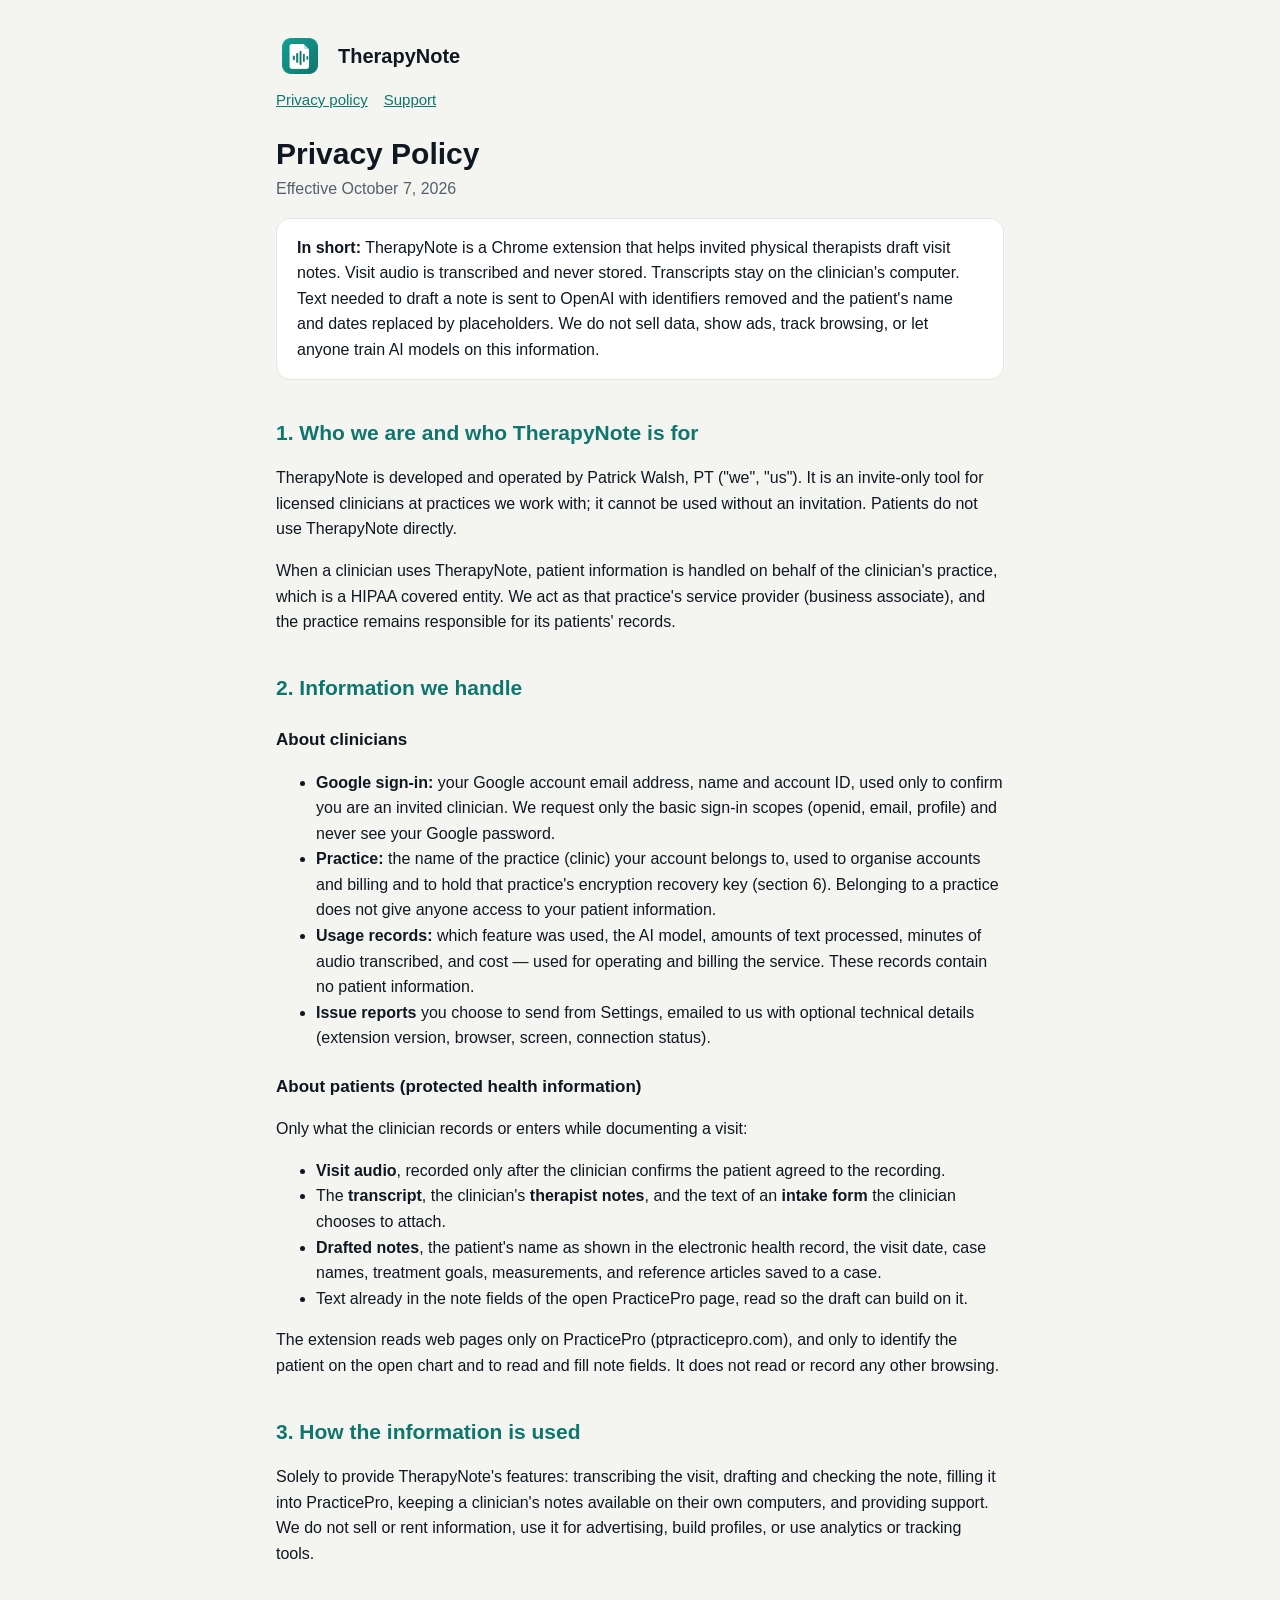
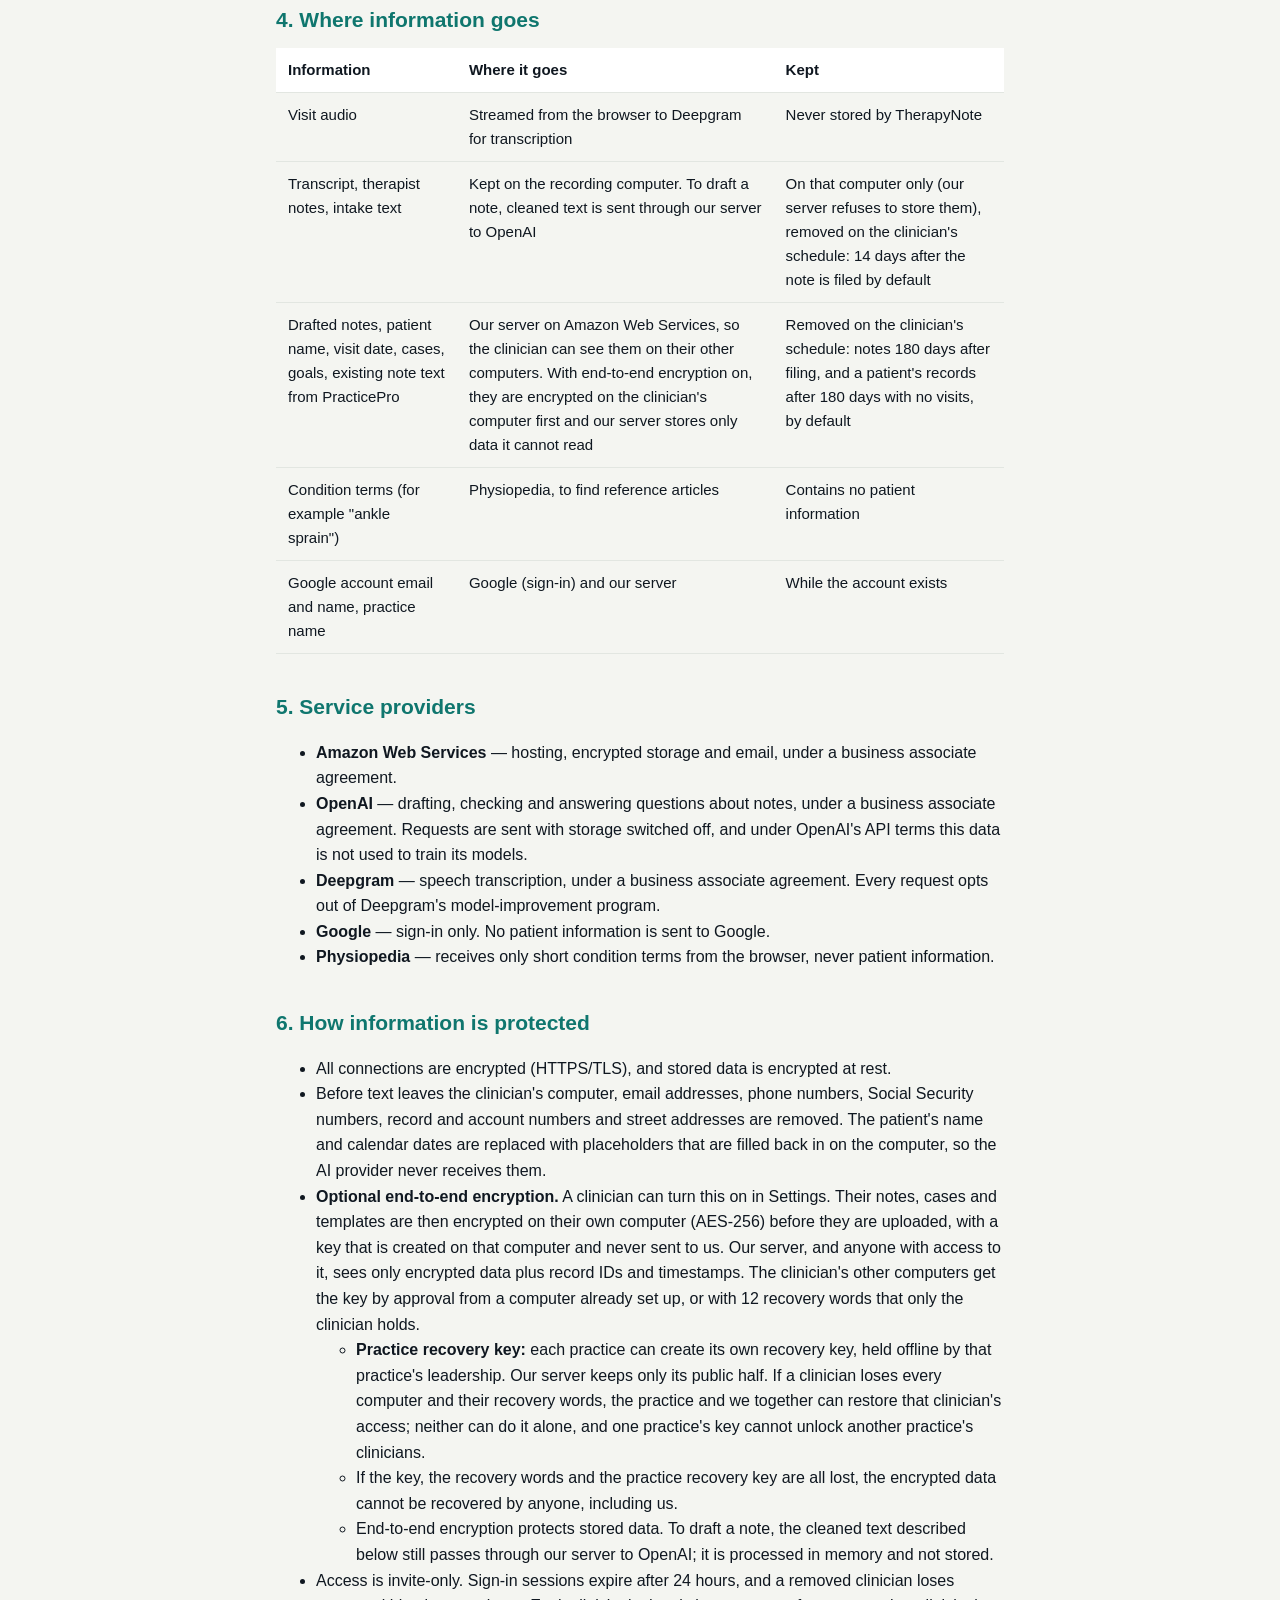
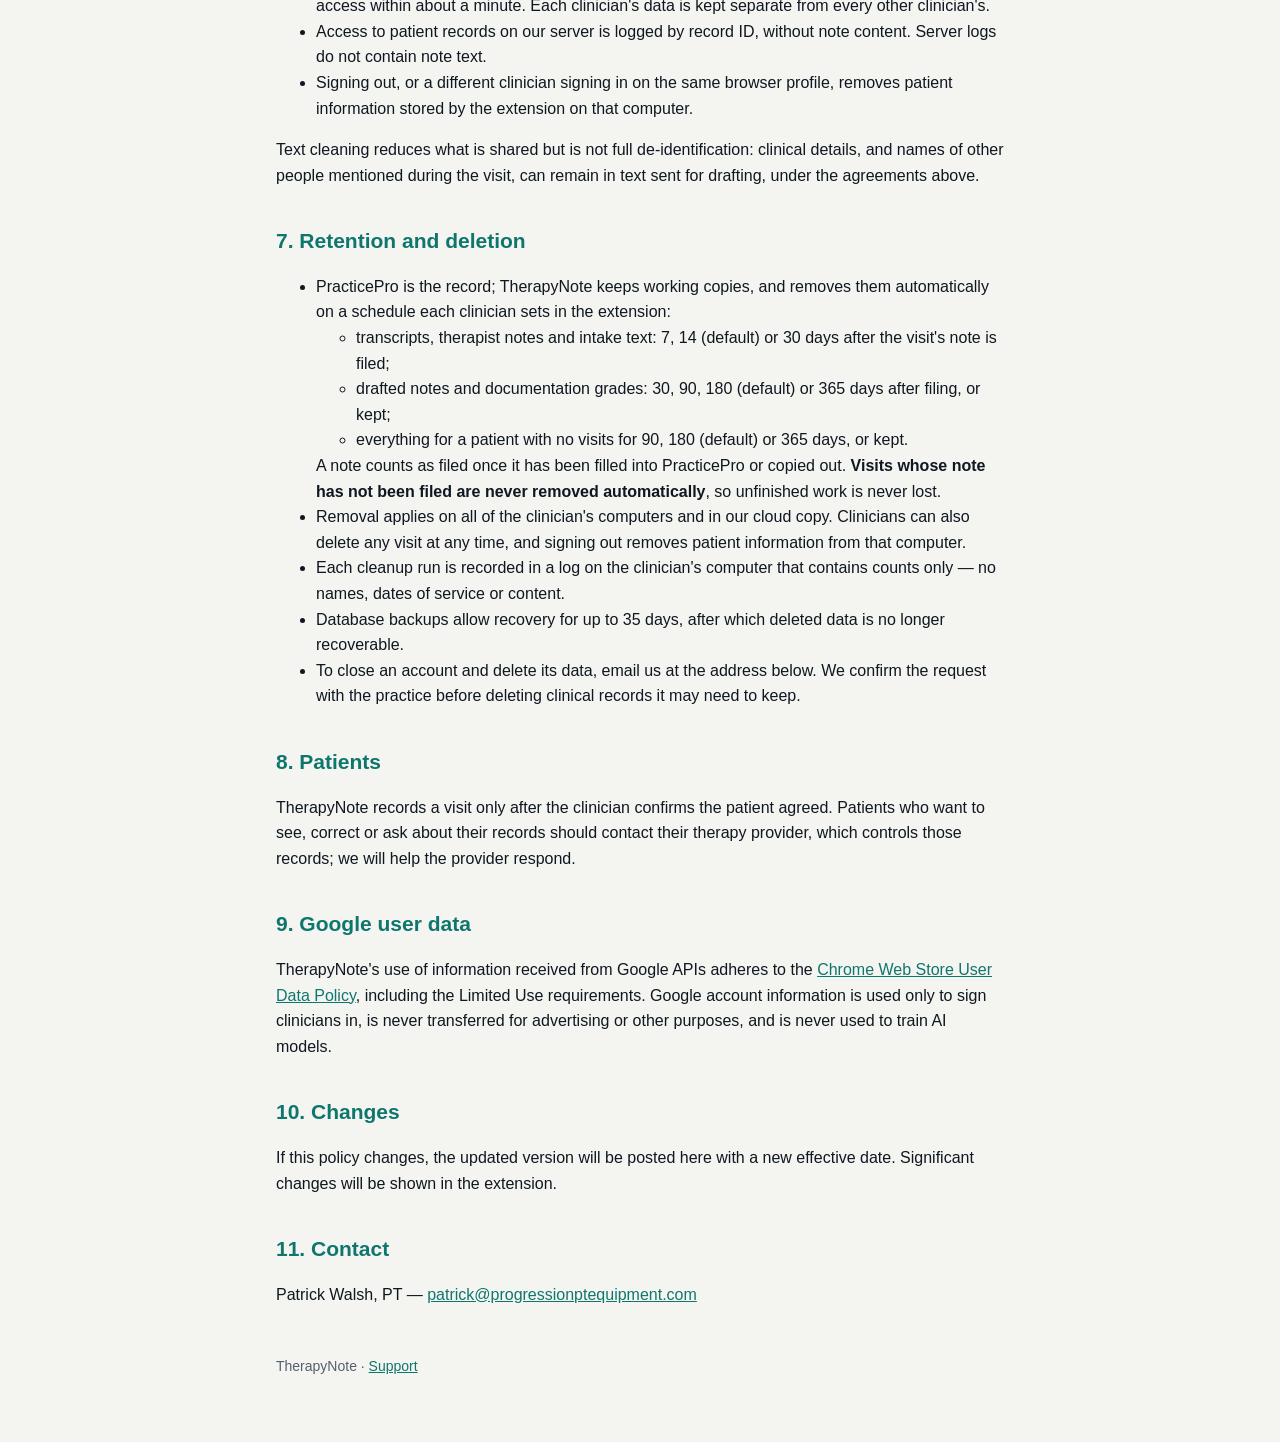
<file: index.html>
<!doctype html>
<html lang="en">
<head>
  <meta charset="utf-8">
  <meta name="viewport" content="width=device-width, initial-scale=1">
  <title>TherapyNote Privacy Policy</title>
  <meta name="description" content="How the TherapyNote Chrome extension handles clinician and patient information.">
  <link rel="icon" href="icon.png">
  <link rel="stylesheet" href="style.css">
</head>
<body>
<main>
  <header><img src="icon.png" alt=""><a href="./">TherapyNote</a></header>
  <nav><a href="./">Privacy policy</a><a href="support.html">Support</a></nav>

  <h1>Privacy Policy</h1>
  <p class="meta">Effective October 7, 2026</p>

  <div class="card">
    <p><strong>In short:</strong> TherapyNote is a Chrome extension that helps invited physical therapists draft visit notes. Visit audio is transcribed and never stored. Transcripts stay on the clinician's computer. Text needed to draft a note is sent to OpenAI with identifiers removed and the patient's name and dates replaced by placeholders. We do not sell data, show ads, track browsing, or let anyone train AI models on this information.</p>
  </div>

  <h2>1. Who we are and who TherapyNote is for</h2>
  <p>TherapyNote is developed and operated by Patrick Walsh, PT ("we", "us"). It is an invite-only tool for licensed clinicians at practices we work with; it cannot be used without an invitation. Patients do not use TherapyNote directly.</p>
  <p>When a clinician uses TherapyNote, patient information is handled on behalf of the clinician's practice, which is a HIPAA covered entity. We act as that practice's service provider (business associate), and the practice remains responsible for its patients' records.</p>

  <h2>2. Information we handle</h2>
  <h3>About clinicians</h3>
  <ul>
    <li><strong>Google sign-in:</strong> your Google account email address, name and account ID, used only to confirm you are an invited clinician. We request only the basic sign-in scopes (openid, email, profile) and never see your Google password.</li>
    <li><strong>Practice:</strong> the name of the practice (clinic) your account belongs to, used to organise accounts and billing and to hold that practice's encryption recovery key (section 6). Belonging to a practice does not give anyone access to your patient information.</li>
    <li><strong>Usage records:</strong> which feature was used, the AI model, amounts of text processed, minutes of audio transcribed, and cost — used for operating and billing the service. These records contain no patient information.</li>
    <li><strong>Issue reports</strong> you choose to send from Settings, emailed to us with optional technical details (extension version, browser, screen, connection status).</li>
  </ul>

  <h3>About patients (protected health information)</h3>
  <p>Only what the clinician records or enters while documenting a visit:</p>
  <ul>
    <li><strong>Visit audio</strong>, recorded only after the clinician confirms the patient agreed to the recording.</li>
    <li>The <strong>transcript</strong>, the clinician's <strong>therapist notes</strong>, and the text of an <strong>intake form</strong> the clinician chooses to attach.</li>
    <li><strong>Drafted notes</strong>, the patient's name as shown in the electronic health record, the visit date, case names, treatment goals, measurements, and reference articles saved to a case.</li>
    <li>Text already in the note fields of the open PracticePro page, read so the draft can build on it.</li>
  </ul>
  <p>The extension reads web pages only on PracticePro (ptpracticepro.com), and only to identify the patient on the open chart and to read and fill note fields. It does not read or record any other browsing.</p>

  <h2>3. How the information is used</h2>
  <p>Solely to provide TherapyNote's features: transcribing the visit, drafting and checking the note, filling it into PracticePro, keeping a clinician's notes available on their own computers, and providing support. We do not sell or rent information, use it for advertising, build profiles, or use analytics or tracking tools.</p>

  <h2>4. Where information goes</h2>
  <table>
    <thead><tr><th>Information</th><th>Where it goes</th><th>Kept</th></tr></thead>
    <tbody>
      <tr><td>Visit audio</td><td>Streamed from the browser to Deepgram for transcription</td><td>Never stored by TherapyNote</td></tr>
      <tr><td>Transcript, therapist notes, intake text</td><td>Kept on the recording computer. To draft a note, cleaned text is sent through our server to OpenAI</td><td>On that computer only (our server refuses to store them), removed on the clinician's schedule: 14 days after the note is filed by default</td></tr>
      <tr><td>Drafted notes, patient name, visit date, cases, goals, existing note text from PracticePro</td><td>Our server on Amazon Web Services, so the clinician can see them on their other computers. With end-to-end encryption on, they are encrypted on the clinician's computer first and our server stores only data it cannot read</td><td>Removed on the clinician's schedule: notes 180 days after filing, and a patient's records after 180 days with no visits, by default</td></tr>
      <tr><td>Condition terms (for example "ankle sprain")</td><td>Physiopedia, to find reference articles</td><td>Contains no patient information</td></tr>
      <tr><td>Google account email and name, practice name</td><td>Google (sign-in) and our server</td><td>While the account exists</td></tr>
    </tbody>
  </table>

  <h2>5. Service providers</h2>
  <ul>
    <li><strong>Amazon Web Services</strong> — hosting, encrypted storage and email, under a business associate agreement.</li>
    <li><strong>OpenAI</strong> — drafting, checking and answering questions about notes, under a business associate agreement. Requests are sent with storage switched off, and under OpenAI's API terms this data is not used to train its models.</li>
    <li><strong>Deepgram</strong> — speech transcription, under a business associate agreement. Every request opts out of Deepgram's model-improvement program.</li>
    <li><strong>Google</strong> — sign-in only. No patient information is sent to Google.</li>
    <li><strong>Physiopedia</strong> — receives only short condition terms from the browser, never patient information.</li>
  </ul>

  <h2>6. How information is protected</h2>
  <ul>
    <li>All connections are encrypted (HTTPS/TLS), and stored data is encrypted at rest.</li>
    <li>Before text leaves the clinician's computer, email addresses, phone numbers, Social Security numbers, record and account numbers and street addresses are removed. The patient's name and calendar dates are replaced with placeholders that are filled back in on the computer, so the AI provider never receives them.</li>
    <li><strong>Optional end-to-end encryption.</strong> A clinician can turn this on in Settings. Their notes, cases and templates are then encrypted on their own computer (AES-256) before they are uploaded, with a key that is created on that computer and never sent to us. Our server, and anyone with access to it, sees only encrypted data plus record IDs and timestamps. The clinician's other computers get the key by approval from a computer already set up, or with 12 recovery words that only the clinician holds.
      <ul>
        <li><strong>Practice recovery key:</strong> each practice can create its own recovery key, held offline by that practice's leadership. Our server keeps only its public half. If a clinician loses every computer and their recovery words, the practice and we together can restore that clinician's access; neither can do it alone, and one practice's key cannot unlock another practice's clinicians.</li>
        <li>If the key, the recovery words and the practice recovery key are all lost, the encrypted data cannot be recovered by anyone, including us.</li>
        <li>End-to-end encryption protects stored data. To draft a note, the cleaned text described below still passes through our server to OpenAI; it is processed in memory and not stored.</li>
      </ul></li>
    <li>Access is invite-only. Sign-in sessions expire after 24 hours, and a removed clinician loses access within about a minute. Each clinician's data is kept separate from every other clinician's.</li>
    <li>Access to patient records on our server is logged by record ID, without note content. Server logs do not contain note text.</li>
    <li>Signing out, or a different clinician signing in on the same browser profile, removes patient information stored by the extension on that computer.</li>
  </ul>
  <p>Text cleaning reduces what is shared but is not full de-identification: clinical details, and names of other people mentioned during the visit, can remain in text sent for drafting, under the agreements above.</p>

  <h2>7. Retention and deletion</h2>
  <ul>
    <li>PracticePro is the record; TherapyNote keeps working copies, and removes them automatically on a schedule each clinician sets in the extension:
      <ul>
        <li>transcripts, therapist notes and intake text: 7, 14 (default) or 30 days after the visit's note is filed;</li>
        <li>drafted notes and documentation grades: 30, 90, 180 (default) or 365 days after filing, or kept;</li>
        <li>everything for a patient with no visits for 90, 180 (default) or 365 days, or kept.</li>
      </ul>
      A note counts as filed once it has been filled into PracticePro or copied out. <strong>Visits whose note has not been filed are never removed automatically</strong>, so unfinished work is never lost.</li>
    <li>Removal applies on all of the clinician's computers and in our cloud copy. Clinicians can also delete any visit at any time, and signing out removes patient information from that computer.</li>
    <li>Each cleanup run is recorded in a log on the clinician's computer that contains counts only — no names, dates of service or content.</li>
    <li>Database backups allow recovery for up to 35 days, after which deleted data is no longer recoverable.</li>
    <li>To close an account and delete its data, email us at the address below. We confirm the request with the practice before deleting clinical records it may need to keep.</li>
  </ul>

  <h2>8. Patients</h2>
  <p>TherapyNote records a visit only after the clinician confirms the patient agreed. Patients who want to see, correct or ask about their records should contact their therapy provider, which controls those records; we will help the provider respond.</p>

  <h2>9. Google user data</h2>
  <p>TherapyNote's use of information received from Google APIs adheres to the <a href="https://developer.chrome.com/docs/webstore/program-policies/policies">Chrome Web Store User Data Policy</a>, including the Limited Use requirements. Google account information is used only to sign clinicians in, is never transferred for advertising or other purposes, and is never used to train AI models.</p>

  <h2>10. Changes</h2>
  <p>If this policy changes, the updated version will be posted here with a new effective date. Significant changes will be shown in the extension.</p>

  <h2>11. Contact</h2>
  <p>Patrick Walsh, PT — <a href="mailto:patrick@progressionptequipment.com">patrick@progressionptequipment.com</a></p>

  <footer>TherapyNote · <a href="support.html">Support</a></footer>
</main>
</body>
</html>
</file>
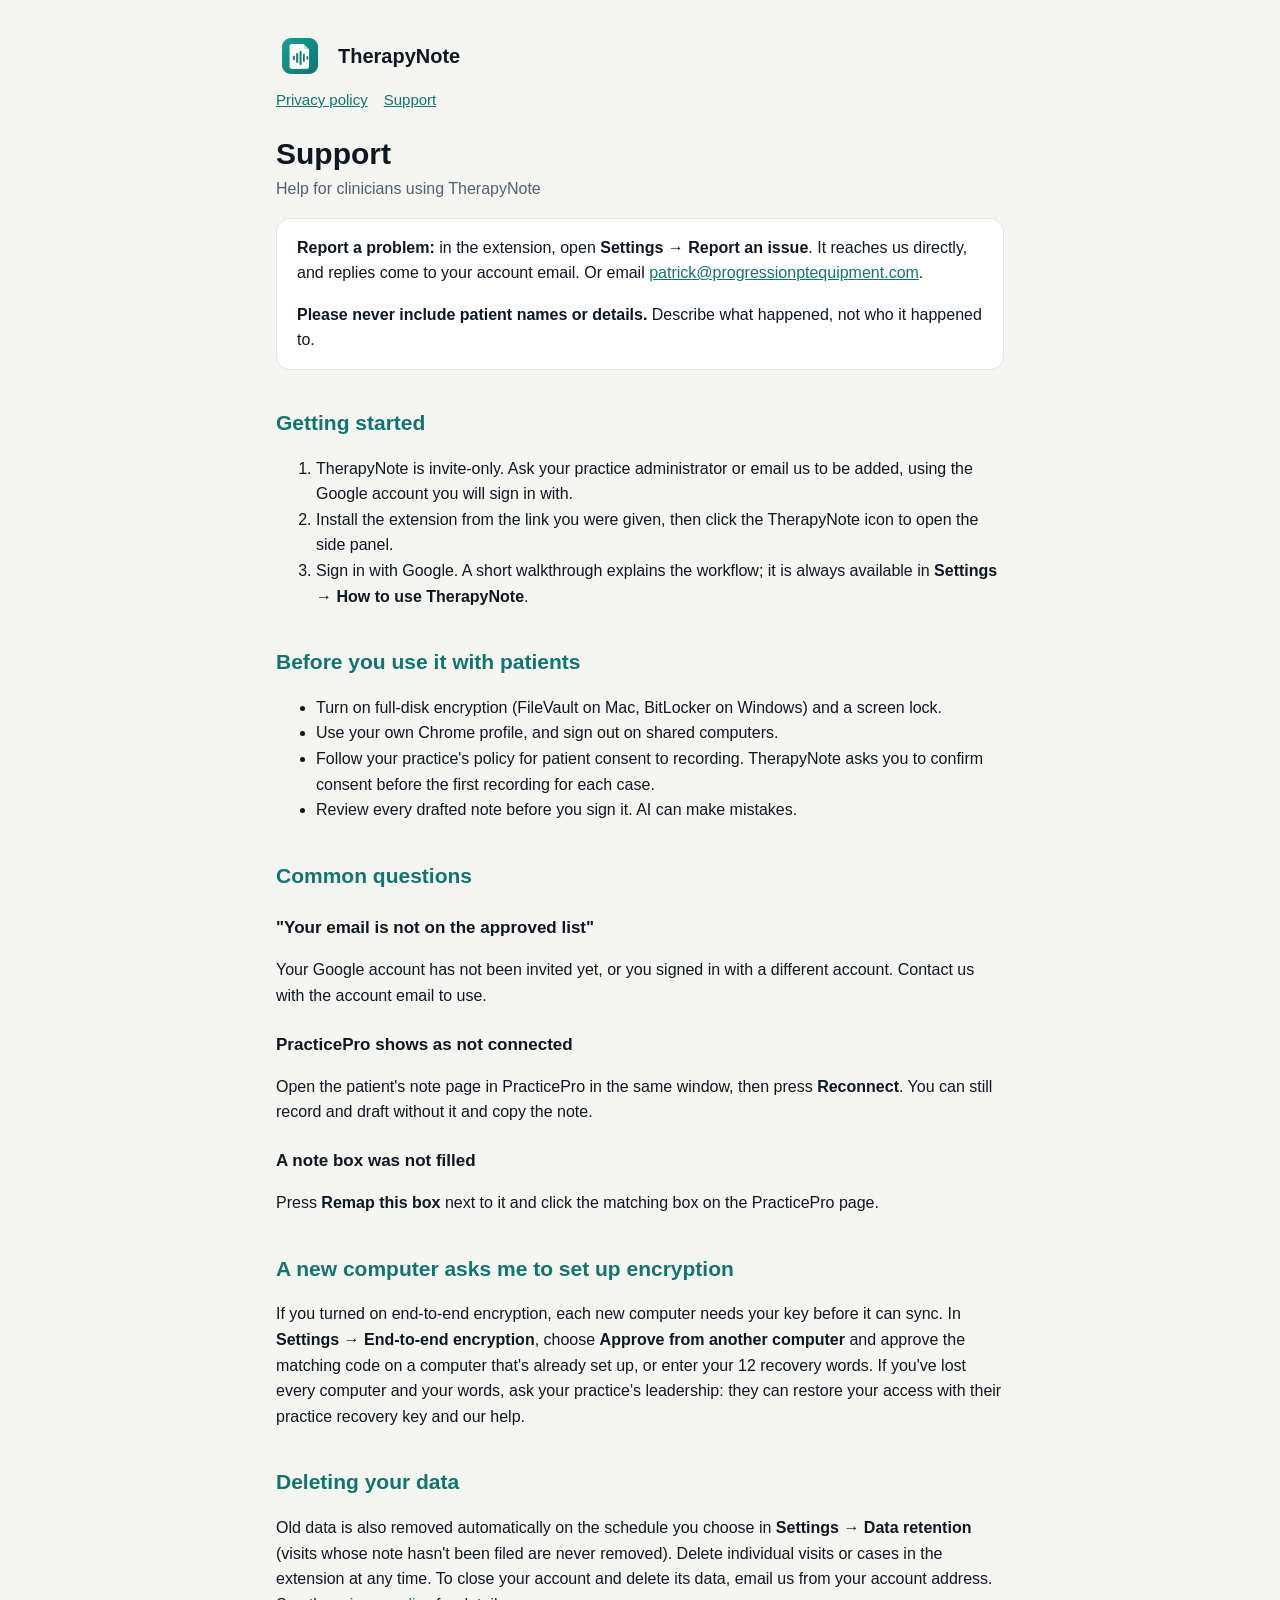
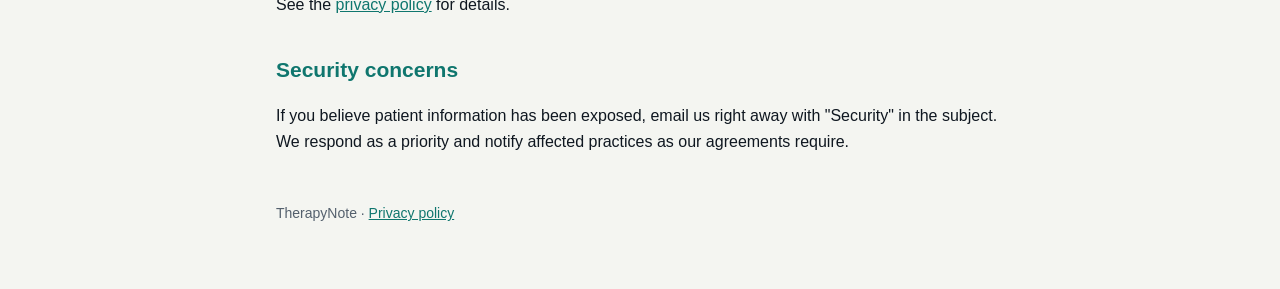
<file: support.html>
<!doctype html>
<html lang="en">
<head>
  <meta charset="utf-8">
  <meta name="viewport" content="width=device-width, initial-scale=1">
  <title>TherapyNote Support</title>
  <meta name="description" content="Getting help with the TherapyNote Chrome extension.">
  <link rel="icon" href="icon.png">
  <link rel="stylesheet" href="style.css">
</head>
<body>
<main>
  <header><img src="icon.png" alt=""><a href="./">TherapyNote</a></header>
  <nav><a href="./">Privacy policy</a><a href="support.html">Support</a></nav>

  <h1>Support</h1>
  <p class="meta">Help for clinicians using TherapyNote</p>

  <div class="card">
    <p><strong>Report a problem:</strong> in the extension, open <strong>Settings → Report an issue</strong>. It reaches us directly, and replies come to your account email. Or email <a href="mailto:patrick@progressionptequipment.com?subject=%5BTherapyNote%20Issue%5D%20Support">patrick@progressionptequipment.com</a>.</p>
    <p><strong>Please never include patient names or details.</strong> Describe what happened, not who it happened to.</p>
  </div>

  <h2>Getting started</h2>
  <ol>
    <li>TherapyNote is invite-only. Ask your practice administrator or email us to be added, using the Google account you will sign in with.</li>
    <li>Install the extension from the link you were given, then click the TherapyNote icon to open the side panel.</li>
    <li>Sign in with Google. A short walkthrough explains the workflow; it is always available in <strong>Settings → How to use TherapyNote</strong>.</li>
  </ol>

  <h2>Before you use it with patients</h2>
  <ul>
    <li>Turn on full-disk encryption (FileVault on Mac, BitLocker on Windows) and a screen lock.</li>
    <li>Use your own Chrome profile, and sign out on shared computers.</li>
    <li>Follow your practice's policy for patient consent to recording. TherapyNote asks you to confirm consent before the first recording for each case.</li>
    <li>Review every drafted note before you sign it. AI can make mistakes.</li>
  </ul>

  <h2>Common questions</h2>
  <h3>"Your email is not on the approved list"</h3>
  <p>Your Google account has not been invited yet, or you signed in with a different account. Contact us with the account email to use.</p>
  <h3>PracticePro shows as not connected</h3>
  <p>Open the patient's note page in PracticePro in the same window, then press <strong>Reconnect</strong>. You can still record and draft without it and copy the note.</p>
  <h3>A note box was not filled</h3>
  <p>Press <strong>Remap this box</strong> next to it and click the matching box on the PracticePro page.</p>

  <h2>A new computer asks me to set up encryption</h2>
  <p>If you turned on end-to-end encryption, each new computer needs your key before it can sync. In <strong>Settings → End-to-end encryption</strong>, choose <strong>Approve from another computer</strong> and approve the matching code on a computer that's already set up, or enter your 12 recovery words. If you've lost every computer and your words, ask your practice's leadership: they can restore your access with their practice recovery key and our help.</p>

  <h2>Deleting your data</h2>
  <p>Old data is also removed automatically on the schedule you choose in <strong>Settings → Data retention</strong> (visits whose note hasn't been filed are never removed). Delete individual visits or cases in the extension at any time. To close your account and delete its data, email us from your account address. See the <a href="./">privacy policy</a> for details.</p>

  <h2>Security concerns</h2>
  <p>If you believe patient information has been exposed, email us right away with "Security" in the subject. We respond as a priority and notify affected practices as our agreements require.</p>

  <footer>TherapyNote · <a href="./">Privacy policy</a></footer>
</main>
</body>
</html>
</file>
<file: style.css>
:root {
  --ink: #0f1720;
  --muted: #54606d;
  --teal: #0f766e;
  --bg: #f4f5f1;
  --card: #ffffff;
  --line: #e2e6e1;
  color-scheme: light;
}
@media (prefers-color-scheme: dark) {
  :root:not([data-theme="light"]) {
    --ink: #e8ecea;
    --muted: #a4b0ad;
    --teal: #5cc7b8;
    --bg: #111716;
    --card: #182120;
    --line: #2a3533;
    color-scheme: dark;
  }
}
* { box-sizing: border-box; }
body {
  margin: 0;
  background: var(--bg);
  color: var(--ink);
  font: 16px/1.6 -apple-system, BlinkMacSystemFont, "Segoe UI", Roboto, Arial, sans-serif;
}
main { max-width: 760px; margin: 0 auto; padding: 32px 16px 64px; }
header { display: flex; align-items: center; gap: 14px; margin-bottom: 8px; }
header img { width: 48px; height: 48px; }
header a { color: inherit; text-decoration: none; font-weight: 700; font-size: 20px; }
nav { margin: 0 0 24px; font-size: 15px; }
nav a { color: var(--teal); margin-right: 16px; }
h1 { font-size: 30px; line-height: 1.2; margin: 24px 0 4px; }
h2 { font-size: 21px; margin: 36px 0 8px; color: var(--teal); }
h3 { font-size: 17px; margin: 22px 0 6px; }
p, li { color: var(--ink); }
.meta { color: var(--muted); margin-top: 0; }
.card { background: var(--card); border: 1px solid var(--line); border-radius: 14px; padding: 16px 20px; margin: 16px 0; }
.card p:first-child { margin-top: 0; }
.card p:last-child { margin-bottom: 0; }
table { width: 100%; border-collapse: collapse; font-size: 15px; margin: 12px 0; display: block; overflow-x: auto; }
th, td { text-align: left; vertical-align: top; padding: 10px 12px; border-bottom: 1px solid var(--line); }
th { background: var(--card); }
a { color: var(--teal); }
footer { margin-top: 48px; color: var(--muted); font-size: 14px; }
</file>
